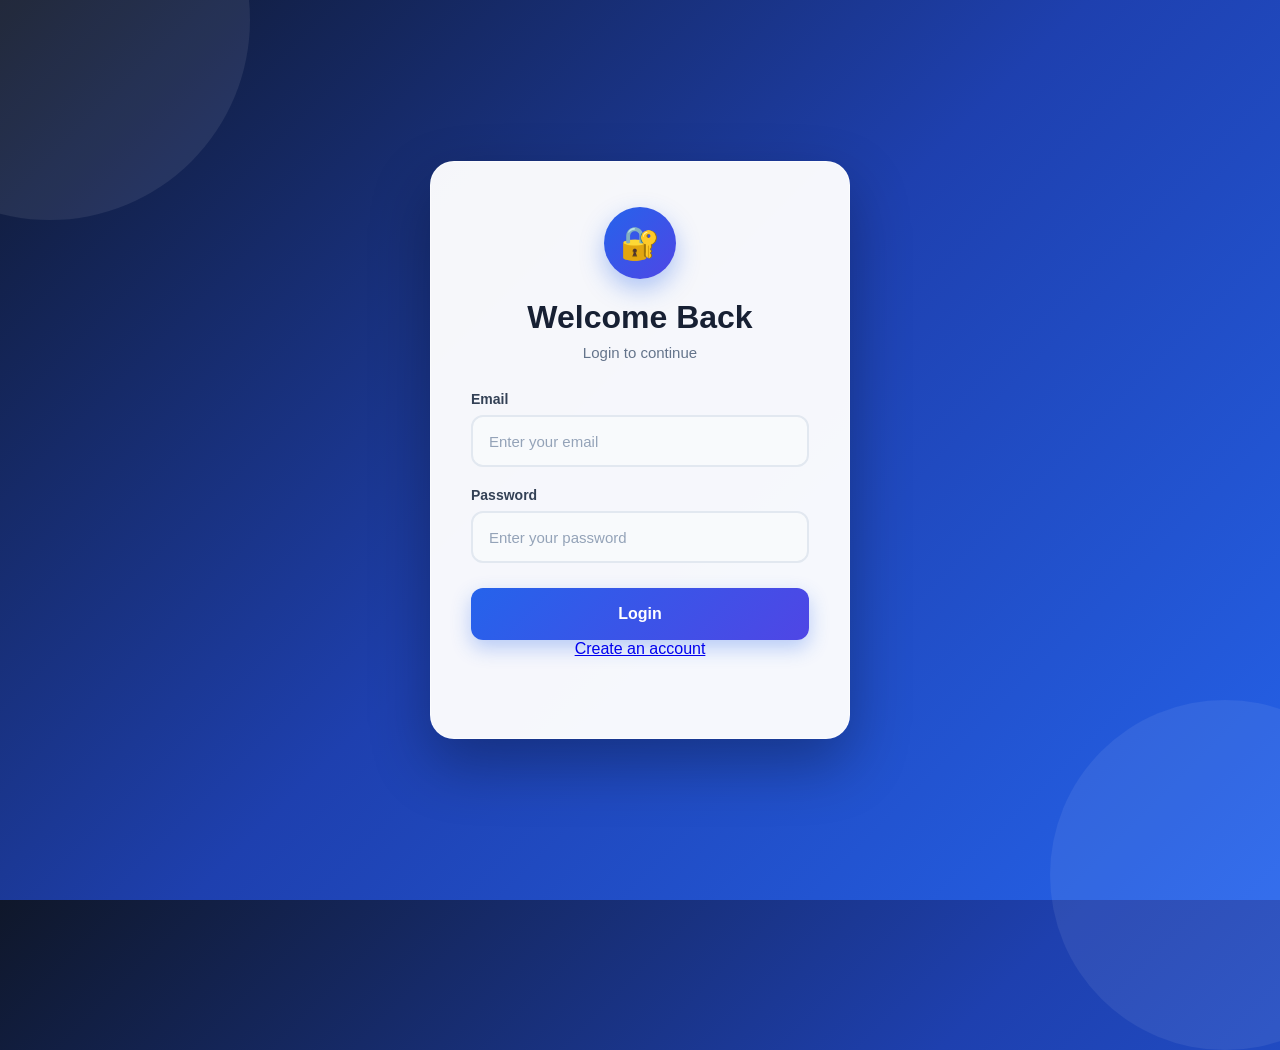
<file: index.html>
<!DOCTYPE html>
<html lang="en">

<head>
    <meta charset="UTF-8">
    <meta name="viewport" content="width=device-width, initial-scale=1.0">

    <title>Login</title>

    <link rel="stylesheet" href="style.css">
</head>

<body>

    <div class="login-container">

        <div class="login-box">

            <h1>Welcome Back</h1>

            <p class="subtitle">
                Login to continue
            </p>

            <form id="loginForm">

                <div class="input-group">

                    <label>Email</label>

                    <input
                        type="email"
                        id="email"
                        placeholder="Enter your email"
                        required
                    >

                </div>

                <div class="input-group">

                    <label>Password</label>

                    <input
                        type="password"
                        id="password"
                        placeholder="Enter your password"
                        required
                    >

                </div>

                <button type="submit">
                    Login
                </button>

                <a href="register.html">Create an account</a>

                <p id="message"></p>

            </form>

        </div>

    </div>

    <script src="script.js"></script>

</body>

</html>
</file>
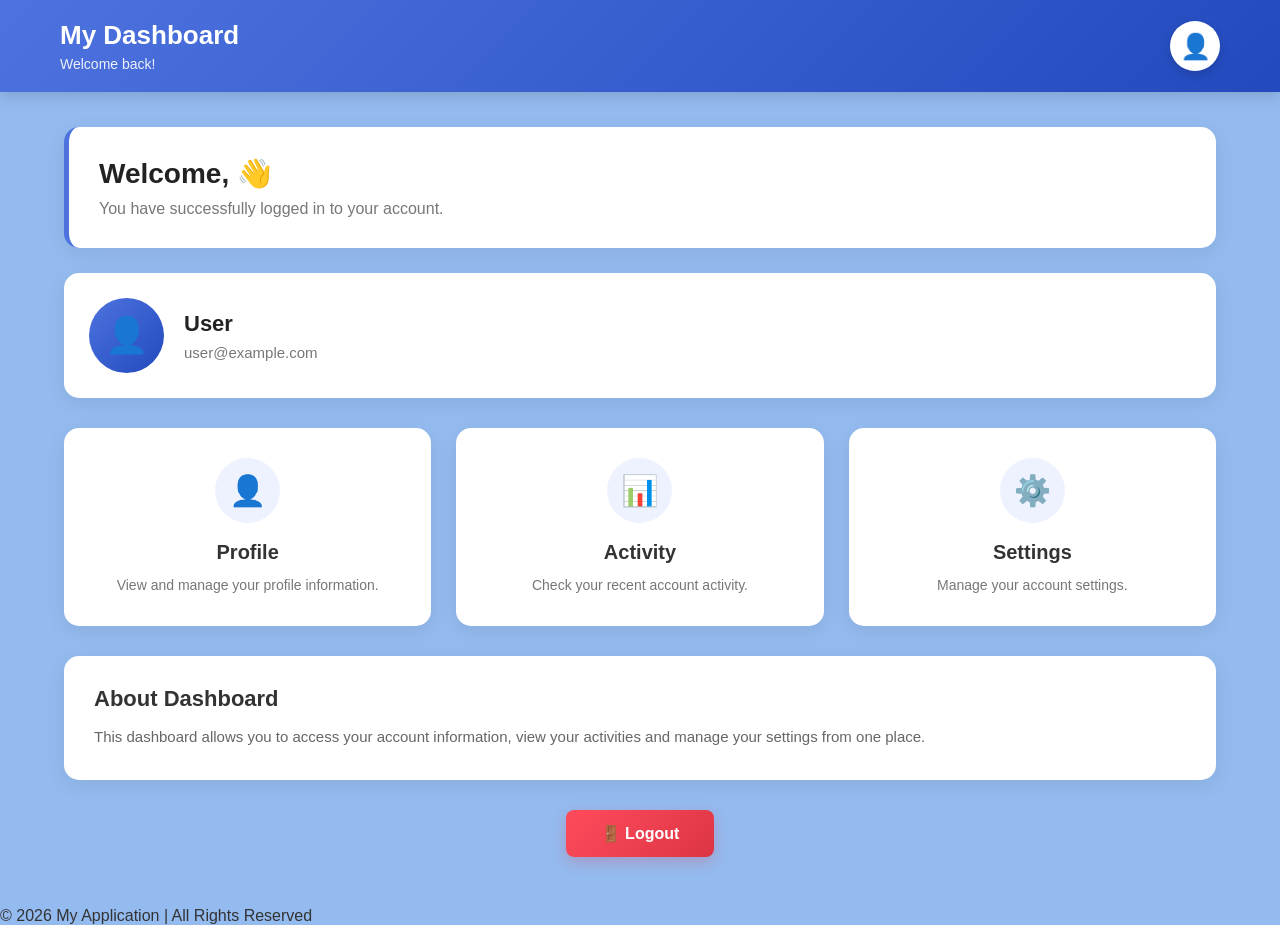
<file: dashboard.html>
<!DOCTYPE html>
<html lang="en">

<head>

    <meta charset="UTF-8">

    <meta name="viewport"
          content="width=device-width, initial-scale=1.0">

    <title>Dashboard</title>

    <link rel="stylesheet"
          href="style2.css">

</head>

<body>

<div class="dashboard-page">

        <div class="dashboard-header">

            <div>
                <h2>My Dashboard</h2>

                <p>Welcome back!</p>
            </div>

            <div class="profile-icon">
                👤
            </div>

        </div>


        <div class="dashboard-content">

            <div class="welcome-card">

                <h1>
                    Welcome, <span id="username"></span> 👋
                </h1>

                <p>
                    You have successfully logged in
                    to your account.
                </p>

            </div>

            <div class="user-card">

                <div class="user-avatar">
                    👤
                </div>

                <div class="user-info">

                    <h3 id="username">User</h3>

                    <p id="email">user@example.com</p>

                </div>

            </div>

            <div class="dashboard-cards">


                <div class="dashboard-card">

                    <div class="card-icon">
                        👤
                    </div>

                    <h3>Profile</h3>

                    <p>
                        View and manage your
                        profile information.
                    </p>

                </div>


                <div class="dashboard-card">

                    <div class="card-icon">
                        📊
                    </div>

                    <h3>Activity</h3>

                    <p>
                        Check your recent
                        account activity.
                    </p>

                </div>


                <div class="dashboard-card">

                    <div class="card-icon">
                        ⚙️
                    </div>

                    <h3>Settings</h3>

                    <p>
                        Manage your account
                        settings.
                    </p>

                </div>


            </div>

            <div class="info-section">

                <h2>About Dashboard</h2>

                <p>
                    This dashboard allows you to
                    access your account information,
                    view your activities and manage
                    your settings from one place.
                </p>

            </div>

            <div class="dashboard-logout">

                <button id="logoutBtn">
                    🚪 Logout
                </button>

            </div>


            <p id="message"></p>


        </div>

        <div class="dashboard-footer">

            © 2026 My Application |
            All Rights Reserved

        </div>

    </div>
         <script>

        const API_URL =
            "http://localhost:8080/api/auth";

        
        async function checkSession() {

            try {

                const response = await fetch(
                    `${API_URL}/session`,
                    {
                        method: "GET",
                        credentials: "include"
                    }
                );

                if (!response.ok) {

                    window.location.href = "index.html";

                    return;
                }

                const data = await response.json();

                document.getElementById("username")
                    .textContent =
                    "Hello, " + data.username;

                document.getElementById("email")
                    .textContent =
                    data.email;

            } catch (error) {

                console.error(error);

                window.location.href = "index.html";
            }
        }


        // LOGOUT
        document.getElementById("logoutBtn")
            .addEventListener("click", async function() {

                    const response = await fetch(
                        "http://localhost:8080/api/auth/logout",
                        {
                            method: "POST",
                            credentials: "include"
                        }
                    );

                    if (response.ok) {

                        window.location.href =
                            "index.html";
                    }

            });

    </script>


</body>
</html>
</file>
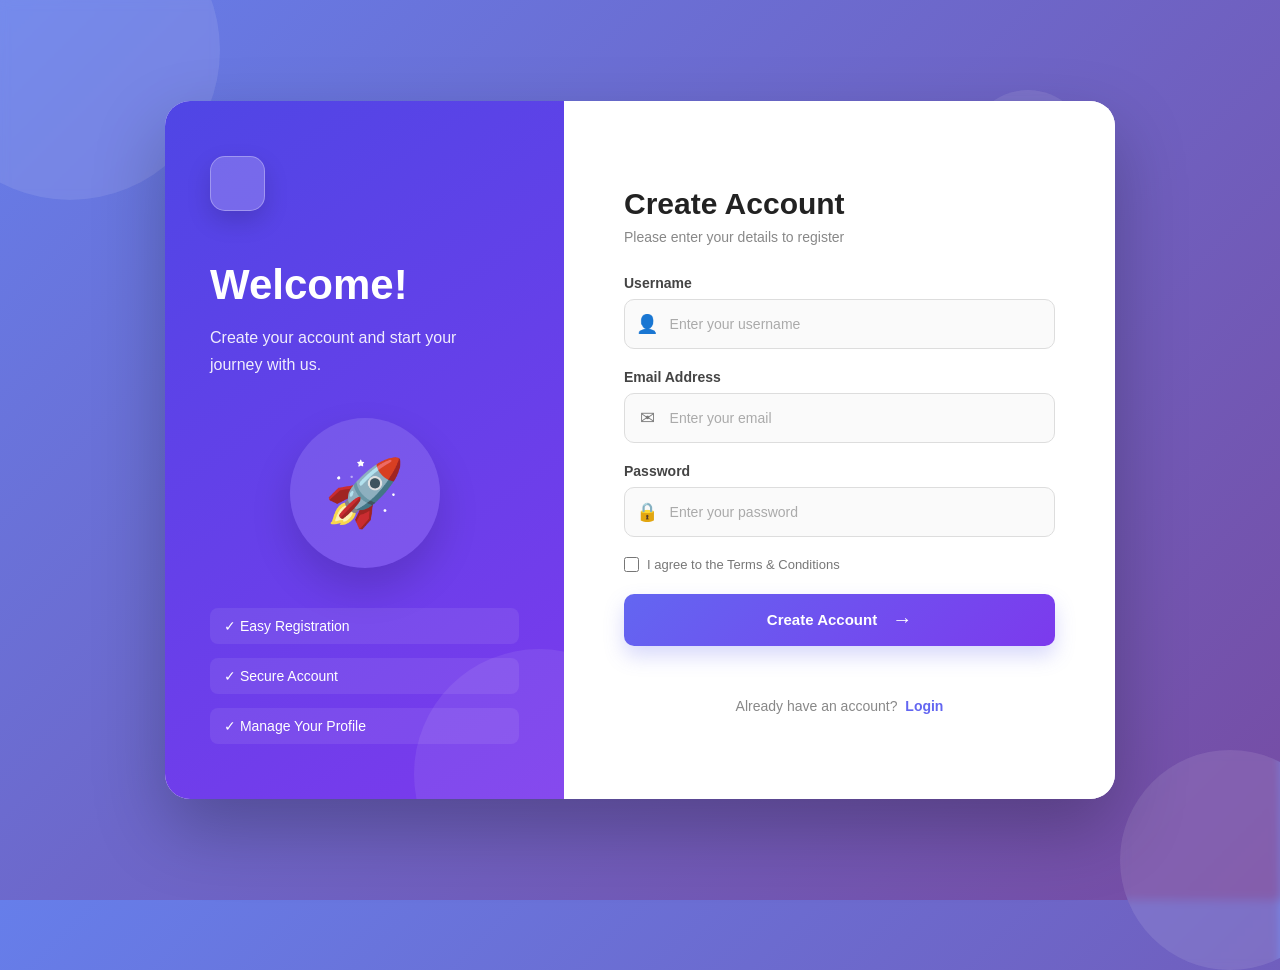
<file: register.html>
<!DOCTYPE html>
<html lang="en">

<head>
    <meta charset="UTF-8">

    <meta name="viewport"
          content="width=device-width, initial-scale=1.0">

    <title>Create Account</title>

    <link rel="stylesheet" href="./style3.css">
</head>

<body>
<!-- Background Decorations -->
   <div class="circle circle-one"></div>
    <div class="circle circle-two"></div>
    <div class="circle circle-three"></div>

    <div class="register-container">
        
<!-- LEFT SECTION -->
<div class="register-left">

            <div class="logo"></div>

            <h1>Welcome!</h1>

            <p>Create your account and start your journey with us.</p>

            <div class="illustration">🚀</div>

            <div class="features">

                <div>✓ Easy Registration</div>

                <div>✓ Secure Account</div>

                <div>✓ Manage Your Profile</div>

            </div>

        </div>


        <!-- RIGHT SECTION -->

        <div class="register-right">

            <div class="form-header">
             <h2>Create Account</h2>
             <p>Please enter your details to register</p>

            </div>
                   <form id="registerForm">

                <div class="input-group">

                    <label for="username">Username</label>

                    <div class="input-box">

                        <span class="input-icon">👤</span>

                        <input type="text" id="username" placeholder="Enter your username" required>

                    </div>

                </div>


                <div class="input-group">

                    <label for="email">Email Address</label>

                    <div class="input-box">

                        <span class="input-icon">✉</span>

                        <input type="email" id="email" placeholder="Enter your email" required>

                    </div>

                </div>

                <div class="input-group">

                    <label for="password">
                        Password
                    </label>

                    <div class="input-box">

                        <span class="input-icon">
                            🔒
                        </span>

                        <input
                            type="password"
                            id="password"
                            placeholder="Enter your password"
                            required>

                    </div>

                </div>

                <div class="terms">

                    <input
                        type="checkbox"
                        id="terms"
                        required>

                    <label for="terms"> I agree to the Terms & Conditions </label>

                </div>

                <button type="submit" class="register-btn">Create Account<span>→</span></button>

                <p id="message"></p>

                <div class="login-link">

                    Already have an account?

                    <a href="index.html">
                        Login
                    </a>

                </div>


            </form>

        </div>

    </div>
    <script src="./script.js"></script>

</body>
</html>
</file>
<file: style.css>
/*login page*/

* {
    margin: 0;
    padding: 0;
    box-sizing: border-box;
}


body {
font-family: "Segoe UI", Arial, sans-serif;
min-height: 100vh;
display: flex;
justify-content: center;
align-items: center;
background:linear-gradient(135deg,#0f172a,#1e40af,#2563eb);
position: relative;
overflow: hidden;
}




body::before {
    content: "";

    position: absolute;

    width: 400px;
    height: 400px;

    background: rgba(255, 255, 255, 0.08);

    border-radius: 50%;

    top: -180px;
    left: -150px;

    animation: moveCircle 7s ease-in-out infinite;
}


body::after {
    content: "";

    position: absolute;

    width: 350px;
    height: 350px;

    background: rgba(255, 255, 255, 0.07);

    border-radius: 50%;

    bottom: -150px;
    right: -120px;

    animation: moveCircle 8s ease-in-out infinite;
}


.login-container {
    width: 100%;

    min-height: 100vh;

    display: flex;

    justify-content: center;

    align-items: center;

    padding: 20px;

    position: relative;

    z-index: 2;
}



.login-box {
    width: 420px;

    padding: 45px 40px;

    background: rgba(255, 255, 255, 0.96);

    border-radius: 24px;

    text-align: center;

    box-shadow:
        0 25px 60px rgba(0, 0, 0, 0.30);

    border: 1px solid rgba(255, 255, 255, 0.6);

    animation: showCard 0.7s ease;
}


.login-box::before {
    content: "🔐";

    width: 72px;
    height: 72px;

    display: flex;

    justify-content: center;
    align-items: center;

    margin: 0 auto 20px;

    border-radius: 50%;

    font-size: 32px;

    background:linear-gradient(135deg,#2563eb,#4f46e5);

    box-shadow:0 10px 25px rgba(37, 99, 235, 0.35);
}


.login-box h1 {
    color: #172033;

    font-size: 32px;

    font-weight: 700;

    margin-bottom: 8px;
}

.subtitle {
    color: #64748b;

    font-size: 15px;

    margin-bottom: 30px;
}

.input-group {
    text-align: left;

    margin-bottom: 20px;
}

.input-group label {
    display: block;

    color: #334155;

    font-size: 14px;

    font-weight: 600;

    margin-bottom: 8px;
}

.input-group input {
    width: 100%;

    height: 52px;

    padding: 0 16px;

    border: 2px solid #e2e8f0;

    border-radius: 12px;

    background: #f8fafc;

    color: #1e293b;

    font-size: 15px;

    outline: none;

    transition: all 0.3s ease;
}

.input-group input:hover {
    border-color: #93c5fd;

    background: #ffffff;
}

.input-group input:focus {
    border-color: #2563eb;

    background: #ffffff;

    box-shadow:
        0 0 0 4px rgba(37, 99, 235, 0.12);

    transform: translateY(-1px);
}

.input-group input::placeholder {
    color: #94a3b8;
}


button {
    width: 100%;

    height: 52px;

    margin-top: 5px;

    border: none;

    border-radius: 12px;

    background:linear-gradient(135deg,#2563eb,#4f46e5);

    color: white;

    font-size: 16px;

    font-weight: 600;

    cursor: pointer;

    transition: all 0.3s ease;

    box-shadow:0 8px 20px rgba(37, 99, 235, 0.30);
}

button:hover {
    transform: translateY(-3px);

    background:linear-gradient(135deg,#1d4ed8,#4338ca);

    box-shadow: 0 14px 28px rgba(37, 99, 235, 0.40);
}


button:active {
    transform: translateY(0);

    box-shadow:
        0 5px 12px rgba(37, 99, 235, 0.25);
}


#message {
    min-height: 20px;

    margin-top: 15px;

    font-size: 14px;

    font-weight: 600;
}


#message.success {
    color: #16a34a;
}


#message.error {
    color: #dc2626;
}




@keyframes showCard {

    from {
        opacity: 0;

        transform:
            translateY(40px)
            scale(0.95);
    }

    to {
        opacity: 1;

        transform:
            translateY(0)
            scale(1);
    }
}




@keyframes moveCircle {

    0% {
        transform: translateY(0);
    }

    50% {
        transform: translateY(-30px);
    }

    100% {
        transform: translateY(0);
    }
}
</file>
<file: style2.css>
/*dashboard*/

* {
    margin: 0;
    padding: 0;
    box-sizing: border-box;
}

body {
    font-family: Arial, Helvetica, sans-serif;
    background: #94bbef;
    color: #333;
}

.dashboard-page {
    min-height: 100vh;
    display: flex;
    flex-direction: column;
}

.dashboard-header {
    width: 100%;
    background: linear-gradient(135deg, #4e73df, #224abe);
    color: white;

    padding: 20px 60px;

    display: flex;
    justify-content: space-between;
    align-items: center;

    box-shadow: 0 4px 15px rgba(0, 0, 0, 0.15);
}

.dashboard-header h2 {
    font-size: 26px;
    margin-bottom: 5px;
}

.dashboard-header p {
    font-size: 14px;
    opacity: 0.9;
}


.profile-icon {
    width: 50px;
    height: 50px;

    background: white;
    color: #4e73df;

    border-radius: 50%;

    display: flex;
    align-items: center;
    justify-content: center;

    font-size: 25px;

    cursor: pointer;

    box-shadow: 0 4px 10px rgba(0, 0, 0, 0.15);
}


.dashboard-content {
    width: 90%;
    max-width: 1200px;

    margin: 35px auto;

    flex: 1;
}


.welcome-card {
    background: white;

    padding: 30px;

    border-radius: 15px;

    margin-bottom: 25px;

    box-shadow: 0 5px 20px rgba(0, 0, 0, 0.08);

    border-left: 5px solid #4e73df;
}

.welcome-card h1 {
    font-size: 28px;
    color: #222;

    margin-bottom: 10px;
}

.welcome-card span {
    color: #4e73df;
}

.welcome-card p {
    color: #777;
    font-size: 16px;
}


.user-card {
    background: white;

    padding: 25px;

    border-radius: 15px;

    display: flex;
    align-items: center;

    gap: 20px;

    margin-bottom: 30px;

    box-shadow: 0 5px 20px rgba(0, 0, 0, 0.08);
}

.user-avatar {
    width: 75px;
    height: 75px;

    border-radius: 50%;

    background: linear-gradient(
        135deg,
        #4e73df,
        #224abe
    );

    display: flex;
    align-items: center;
    justify-content: center;

    font-size: 35px;
}

.user-info h3 {
    font-size: 22px;
    color: #222;

    margin-bottom: 7px;
}

.user-info p {
    color: #777;
    font-size: 15px;
}


.dashboard-cards {
    display: grid;

    grid-template-columns:
        repeat(3, 1fr);

    gap: 25px;

    margin-bottom: 30px;
}

.dashboard-card {
    background: white;

    padding: 30px;

    border-radius: 15px;

    text-align: center;

    box-shadow:
        0 5px 20px rgba(0, 0, 0, 0.08);

    transition:
        transform 0.3s ease,
        box-shadow 0.3s ease;

    cursor: pointer;
}

.dashboard-card:hover {
    transform: translateY(-8px);

    box-shadow:
        0 12px 30px rgba(0, 0, 0, 0.15);
}


.card-icon {
    width: 65px;
    height: 65px;

    margin: 0 auto 18px;

    border-radius: 50%;

    background: #eef2ff;

    display: flex;
    align-items: center;
    justify-content: center;

    font-size: 30px;
}

.dashboard-card h3 {
    font-size: 20px;

    margin-bottom: 10px;

    color: #333;
}

.dashboard-card p {
    font-size: 14px;

    line-height: 1.6;

    color: #777;
}


.info-section {
    background: white;

    padding: 30px;

    border-radius: 15px;

    margin-bottom: 30px;

    box-shadow:
        0 5px 20px rgba(0, 0, 0, 0.08);
}

.info-section h2 {
    color: #333;

    margin-bottom: 12px;

    font-size: 22px;
}

.info-section p {
    color: #666;

    line-height: 1.7;

    font-size: 15px;
}



.dashboard-logout {
    display: flex;
    justify-content: center;
    align-items: center;

    margin-top: 30px;
    margin-bottom: 10px;
}

#logoutBtn {
    background: linear-gradient(135deg, #ff4b5c, #dc3545);

    color: white;

    border: none;

    padding: 14px 35px;

    border-radius: 8px;

    font-size: 16px;

    font-weight: bold;

    cursor: pointer;

    box-shadow: 0 5px 15px rgba(220, 53, 69, 0.25);

    transition: all 0.3s ease;
}

#logoutBtn:hover {
    background: linear-gradient(135deg, #dc3545, #b02a37);

    transform: translateY(-3px);

    box-shadow: 0 8px 20px rgba(220, 53, 69, 0.35);
}

#logoutBtn:active {
    transform: translateY(0);

    box-shadow: 0 3px 8px rgba(220, 53, 69, 0.25);
}


#message {
    text-align: center;

    margin-top: 15px;

    font-size: 14px;

    color: #dc3545;

    font-weight: 500;
}


@media (max-width: 600px) {

    .dashboard-logout {
        margin-top: 25px;
    }

    #logoutBtn {
        width: 100%;

        max-width: 250px;

        padding: 13px 25px;

        font-size: 15px;
    }
}
</file>
<file: style3.css>
/*register*/

* {
    margin: 0;
    padding: 0;
    box-sizing: border-box;
}

body {

    min-height: 100vh;

    font-family:"Segoe UI",Arial,sans-serif;

    display: flex;

    justify-content: center;

    align-items: center;

    padding: 40px;

    overflow-x: hidden;

    background:linear-gradient(135deg,#667eea 0%,#764ba2 100%);

    position: relative;
}
.circle {

    position: absolute;

    border-radius: 50%;

    background:rgba(255, 255, 255, 0.10);

    backdrop-filter: blur(5px);

    animation: floating 6s ease-in-out infinite;

    z-index: 0;
}


.circle-one {

    width: 300px;

    height: 300px;

    top: -100px;

    left: -80px;
}


.circle-two {

    width: 220px;

    height: 220px;

    right: -60px;

    bottom: -70px;

    animation-delay: 2s;
}


.circle-three {

    width: 120px;

    height: 120px;

    right: 15%;

    top: 10%;

    animation-delay: 4s;
}

@keyframes floating {

    0% {
        transform: translateY(0);
    }

    50% {
        transform: translateY(-20px);
    }

    100% {
        transform: translateY(0);
    }
}


.register-container {

    width: 100%;

    max-width: 950px;

    min-height: 600px;

    display: grid;

    grid-template-columns: 42% 58%;

    background:rgba(255, 255, 255, 0.95);

    border-radius: 25px;

    overflow: hidden;

    position: relative;

    z-index: 2;

    box-shadow:0 30px 70px rgba(0, 0, 0, 0.25);

    animation: appear 0.8s ease;
}


@keyframes appear {

    from {

        opacity: 0;

        transform:
            translateY(30px)
            scale(0.97);
    }

    to {

        opacity: 1;

        transform:
            translateY(0)
            scale(1);
    }
}


.register-left {

    padding: 55px 45px;

    color: white;

    background:linear-gradient(145deg,#4f46e5,#7c3aed);

    position: relative;

    overflow: hidden;
}


.register-left::after {

    content: "";

    position: absolute;

    width: 250px;

    height: 250px;

    border-radius: 50%;

    background:rgba(255, 255, 255, 0.08);

    right: -100px;

    bottom: -100px;
}


.logo {

    width: 55px;

    height: 55px;

    border-radius: 15px;

    background:rgba(255, 255, 255, 0.2);

    display: flex;

    justify-content: center;

    align-items: center;

    font-size: 30px;

    margin-bottom: 50px;

    border:1px solid rgba(255, 255, 255, 0.3);

    box-shadow:0 10px 25px rgba(0, 0, 0, 0.15);
}

.register-left h1 {

    font-size: 42px;

    margin-bottom: 15px;

    font-weight: 700;
}


.register-left > p {

    font-size: 16px;

    line-height: 1.7;

    opacity: 0.9;

    max-width: 300px;
}


 .illustration {

    width: 150px;

    height: 150px;

    margin: 40px auto;

    border-radius: 50%;

    background:
        rgba(255, 255, 255, 0.12);

    display: flex;

    justify-content: center;

    align-items: center;

    font-size: 65px;

    box-shadow:
        0 20px 40px
        rgba(0, 0, 0, 0.15);

    animation:
        rocket 3s ease-in-out infinite;
}


@keyframes rocket {

    0% {
        transform: translateY(0);
    }

    50% {
        transform: translateY(-12px);
    }

    100% {
        transform: translateY(0);
    }
}
.features {

    display: flex;

    flex-direction: column;

    gap: 14px;

    font-size: 14px;
}


.features div {

    padding: 10px 14px;

    border-radius: 8px;

    background:
        rgba(255, 255, 255, 0.08);
}


.register-right {

    padding: 55px 60px;

    background: white;

    display: flex;

    flex-direction: column;

    justify-content: center;
}


.form-header {

    margin-bottom: 30px;
}


.form-header h2 {

    color: #222;

    font-size: 30px;

    margin-bottom: 8px;
}


.form-header p {

    color: #888;

    font-size: 14px;
}


.input-group {

    margin-bottom: 20px;
}


.input-group label {

    display: block;

    font-size: 14px;

    font-weight: 600;

    color: #444;

    margin-bottom: 8px;
}


.input-box {

    display: flex;

    align-items: center;

    height: 50px;

    border: 1px solid #ddd;

    border-radius: 10px;

    background: #fafafa;

    transition:
        all 0.3s ease;
}


.input-box:focus-within {

    border-color: #6366f1;

    background: white;

    box-shadow:
        0 0 0 4px
        rgba(99, 102, 241, 0.10);

    transform:
        translateY(-1px);
}


.input-icon {

    width: 50px;

    text-align: center;

    font-size: 18px;

    color: #777;
}


.input-box input {

    width: 100%;

    height: 100%;

    border: none;

    outline: none;

    background: transparent;

    font-size: 14px;

    color: #333;

    padding-right: 15px;
}


.input-box input::placeholder {

    color: #aaa;
}


.terms {

    display: flex;

    align-items: center;

    gap: 8px;

    margin: 5px 0 22px;

    font-size: 13px;

    color: #777;
}


.terms input {

    width: 15px;

    height: 15px;

    accent-color: #6366f1;

    cursor: pointer;
}

.register-btn {

    width: 100%;

    height: 52px;

    border: none;

    border-radius: 10px;

    background:
        linear-gradient(
            135deg,
            #6366f1,
            #7c3aed
        );

    color: white;

    font-size: 15px;

    font-weight: 600;

    cursor: pointer;

    display: flex;

    align-items: center;

    justify-content: center;

    gap: 15px;

    box-shadow:
        0 10px 20px
        rgba(99, 102, 241, 0.25);

    transition:
        all 0.3s ease;
}


.register-btn span {

    font-size: 20px;

    transition:
        transform 0.3s ease;
}


.register-btn:hover {

    transform:
        translateY(-3px);

    box-shadow:0 15px 30px rgba(99, 102, 241, 0.35);
}


.register-btn:hover span {

    transform:
        translateX(5px);
}


.register-btn:active {

    transform:
        translateY(0);
}

#message {

    text-align: center;

    min-height: 20px;

    margin-top: 12px;

    font-size: 13px;

    color: #dc3545;
}

.login-link {

    text-align: center;

    margin-top: 20px;

    font-size: 14px;

    color: #888;
}


.login-link a {

    color: #6366f1;

    font-weight: 600;

    text-decoration: none;

    margin-left: 4px;

    transition: 0.3s;
}


.login-link a:hover {

    color: #7c3aed;

    text-decoration: underline;
}

@media (max-width: 800px) {

    body {

        padding: 20px;
    }


    .register-container {

        grid-template-columns: 1fr;

        max-width: 500px;
    }


    .register-left {

        display: none;
    }


    .register-right {

        padding: 45px 35px;
    }
}
</file>
